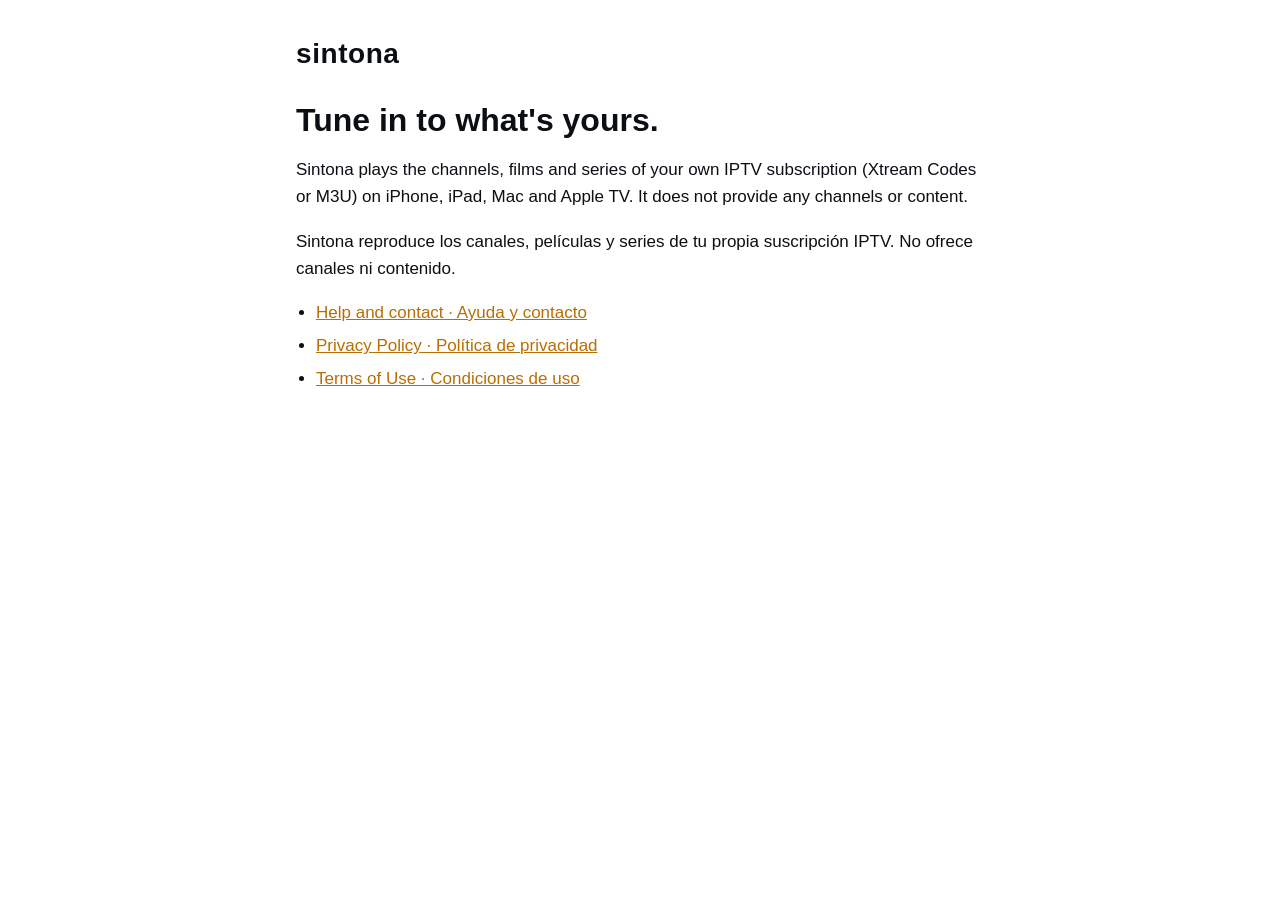
<file: index.html>
<!doctype html>
<html lang="en">
<head>
<meta charset="utf-8">
<meta name="viewport" content="width=device-width, initial-scale=1">
<title>Sintona</title>
<meta name="description" content="Sintona plays the channels, films and series of your own IPTV subscription on iPhone, iPad, Mac and Apple TV.">
<link rel="stylesheet" href="site.css">
</head>
<body>
<main>
<p class="brand">sintona</p>
<h1>Tune in to what's yours.</h1>
<p>Sintona plays the channels, films and series of your own IPTV subscription (Xtream Codes or M3U)
on iPhone, iPad, Mac and Apple TV. It does not provide any channels or content.</p>
<p lang="es">Sintona reproduce los canales, películas y series de tu propia suscripción IPTV. No
ofrece canales ni contenido.</p>
<ul>
<li><a href="support">Help and contact · Ayuda y contacto</a></li>
<li><a href="privacy">Privacy Policy · Política de privacidad</a></li>
<li><a href="terms">Terms of Use · Condiciones de uso</a></li>
</ul>
</main>
</body>
</html>
</file>
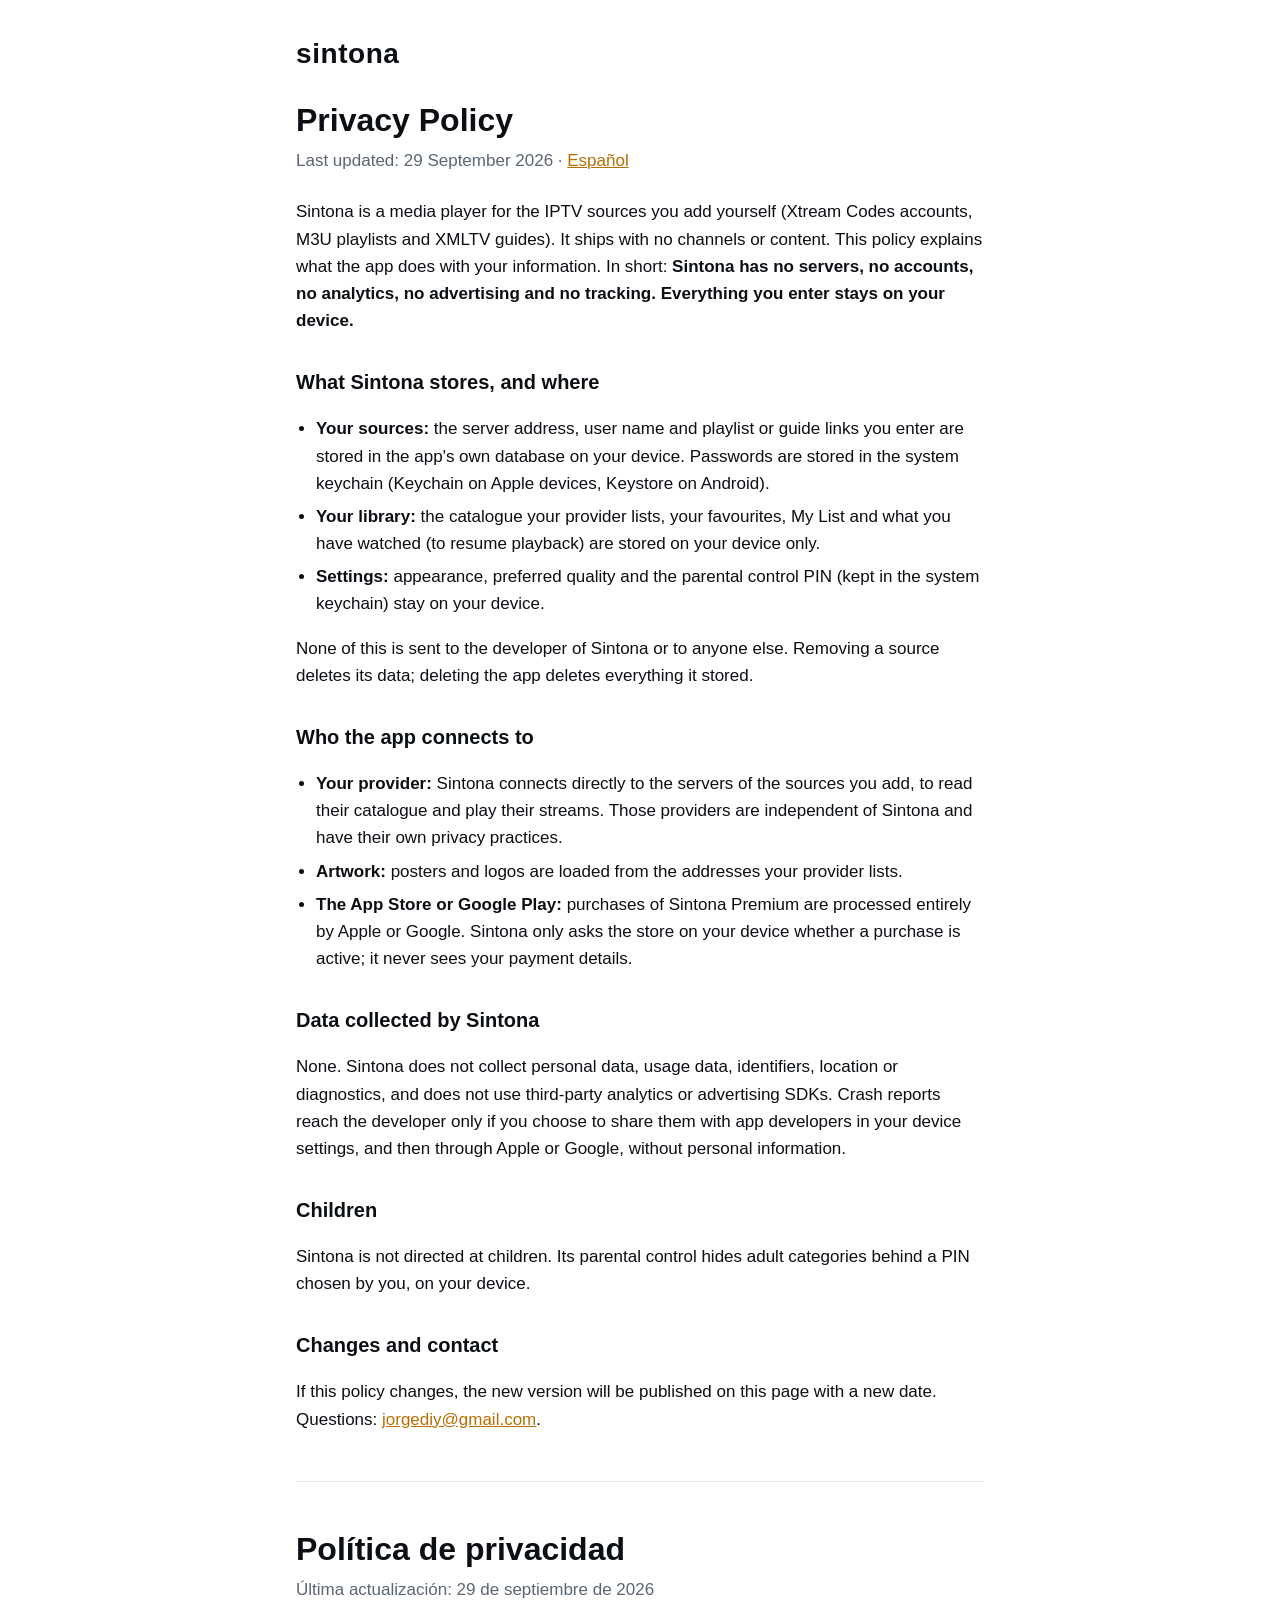
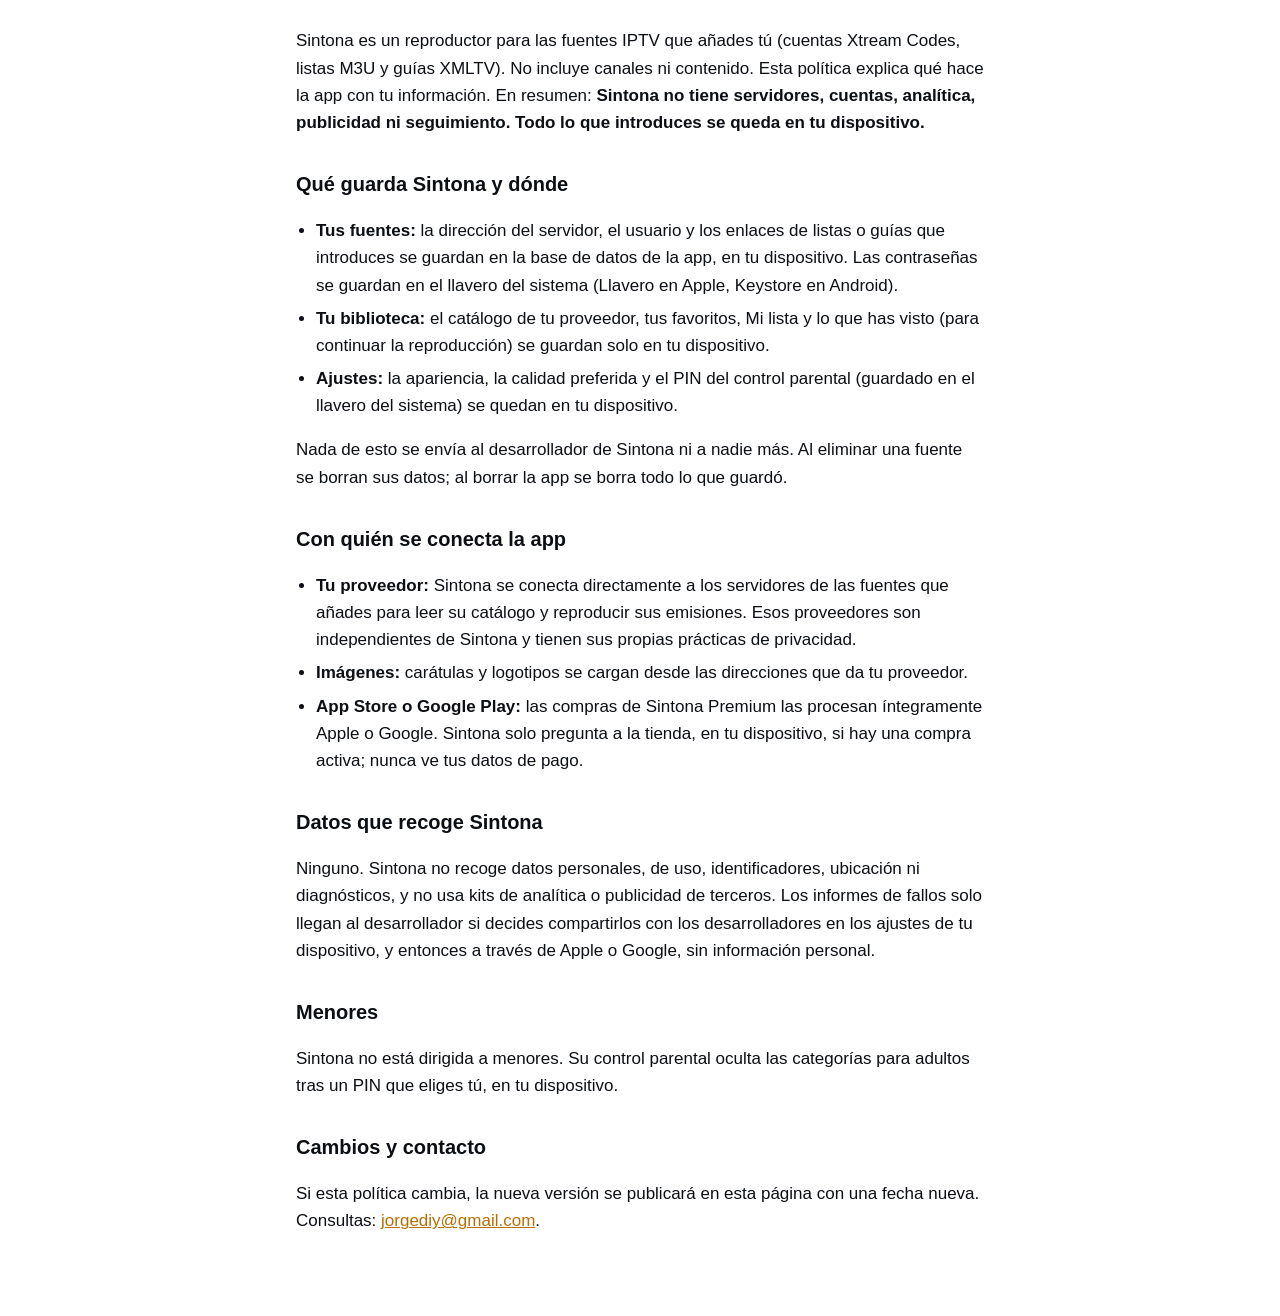
<file: privacy.html>
<!doctype html>
<html lang="en">
<head>
<meta charset="utf-8">
<meta name="viewport" content="width=device-width, initial-scale=1">
<title>Sintona · Privacy Policy</title>
<link rel="stylesheet" href="site.css">
</head>
<body>
<main>
<p class="brand"><a href="./">sintona</a></p>

<h1>Privacy Policy</h1>
<p class="meta">Last updated: 29 September 2026 · <a href="#es">Español</a></p>

<p>Sintona is a media player for the IPTV sources you add yourself (Xtream Codes accounts, M3U
playlists and XMLTV guides). It ships with no channels or content. This policy explains what the
app does with your information. In short: <strong>Sintona has no servers, no accounts, no
analytics, no advertising and no tracking. Everything you enter stays on your device.</strong></p>

<h2>What Sintona stores, and where</h2>
<ul>
<li><strong>Your sources:</strong> the server address, user name and playlist or guide links you
enter are stored in the app's own database on your device. Passwords are stored in the system
keychain (Keychain on Apple devices, Keystore on Android).</li>
<li><strong>Your library:</strong> the catalogue your provider lists, your favourites, My List and
what you have watched (to resume playback) are stored on your device only.</li>
<li><strong>Settings:</strong> appearance, preferred quality and the parental control PIN (kept in
the system keychain) stay on your device.</li>
</ul>
<p>None of this is sent to the developer of Sintona or to anyone else. Removing a source deletes
its data; deleting the app deletes everything it stored.</p>

<h2>Who the app connects to</h2>
<ul>
<li><strong>Your provider:</strong> Sintona connects directly to the servers of the sources you add,
to read their catalogue and play their streams. Those providers are independent of Sintona and have
their own privacy practices.</li>
<li><strong>Artwork:</strong> posters and logos are loaded from the addresses your provider lists.</li>
<li><strong>The App Store or Google Play:</strong> purchases of Sintona Premium are processed
entirely by Apple or Google. Sintona only asks the store on your device whether a purchase is
active; it never sees your payment details.</li>
</ul>

<h2>Data collected by Sintona</h2>
<p>None. Sintona does not collect personal data, usage data, identifiers, location or diagnostics,
and does not use third-party analytics or advertising SDKs. Crash reports reach the developer only
if you choose to share them with app developers in your device settings, and then through Apple or
Google, without personal information.</p>

<h2>Children</h2>
<p>Sintona is not directed at children. Its parental control hides adult categories behind a PIN
chosen by you, on your device.</p>

<h2>Changes and contact</h2>
<p>If this policy changes, the new version will be published on this page with a new date.
Questions: <a href="mailto:jorgediy@gmail.com">jorgediy@gmail.com</a>.</p>

<hr>

<section id="es" lang="es">
<h1>Política de privacidad</h1>
<p class="meta">Última actualización: 29 de septiembre de 2026</p>

<p>Sintona es un reproductor para las fuentes IPTV que añades tú (cuentas Xtream Codes, listas M3U y
guías XMLTV). No incluye canales ni contenido. Esta política explica qué hace la app con tu
información. En resumen: <strong>Sintona no tiene servidores, cuentas, analítica, publicidad ni
seguimiento. Todo lo que introduces se queda en tu dispositivo.</strong></p>

<h2>Qué guarda Sintona y dónde</h2>
<ul>
<li><strong>Tus fuentes:</strong> la dirección del servidor, el usuario y los enlaces de listas o
guías que introduces se guardan en la base de datos de la app, en tu dispositivo. Las contraseñas se
guardan en el llavero del sistema (Llavero en Apple, Keystore en Android).</li>
<li><strong>Tu biblioteca:</strong> el catálogo de tu proveedor, tus favoritos, Mi lista y lo que has
visto (para continuar la reproducción) se guardan solo en tu dispositivo.</li>
<li><strong>Ajustes:</strong> la apariencia, la calidad preferida y el PIN del control parental
(guardado en el llavero del sistema) se quedan en tu dispositivo.</li>
</ul>
<p>Nada de esto se envía al desarrollador de Sintona ni a nadie más. Al eliminar una fuente se borran
sus datos; al borrar la app se borra todo lo que guardó.</p>

<h2>Con quién se conecta la app</h2>
<ul>
<li><strong>Tu proveedor:</strong> Sintona se conecta directamente a los servidores de las fuentes que
añades para leer su catálogo y reproducir sus emisiones. Esos proveedores son independientes de
Sintona y tienen sus propias prácticas de privacidad.</li>
<li><strong>Imágenes:</strong> carátulas y logotipos se cargan desde las direcciones que da tu
proveedor.</li>
<li><strong>App Store o Google Play:</strong> las compras de Sintona Premium las procesan íntegramente
Apple o Google. Sintona solo pregunta a la tienda, en tu dispositivo, si hay una compra activa;
nunca ve tus datos de pago.</li>
</ul>

<h2>Datos que recoge Sintona</h2>
<p>Ninguno. Sintona no recoge datos personales, de uso, identificadores, ubicación ni diagnósticos, y
no usa kits de analítica o publicidad de terceros. Los informes de fallos solo llegan al desarrollador
si decides compartirlos con los desarrolladores en los ajustes de tu dispositivo, y entonces a través
de Apple o Google, sin información personal.</p>

<h2>Menores</h2>
<p>Sintona no está dirigida a menores. Su control parental oculta las categorías para adultos tras un
PIN que eliges tú, en tu dispositivo.</p>

<h2>Cambios y contacto</h2>
<p>Si esta política cambia, la nueva versión se publicará en esta página con una fecha nueva.
Consultas: <a href="mailto:jorgediy@gmail.com">jorgediy@gmail.com</a>.</p>
</section>
</main>
</body>
</html>
</file>
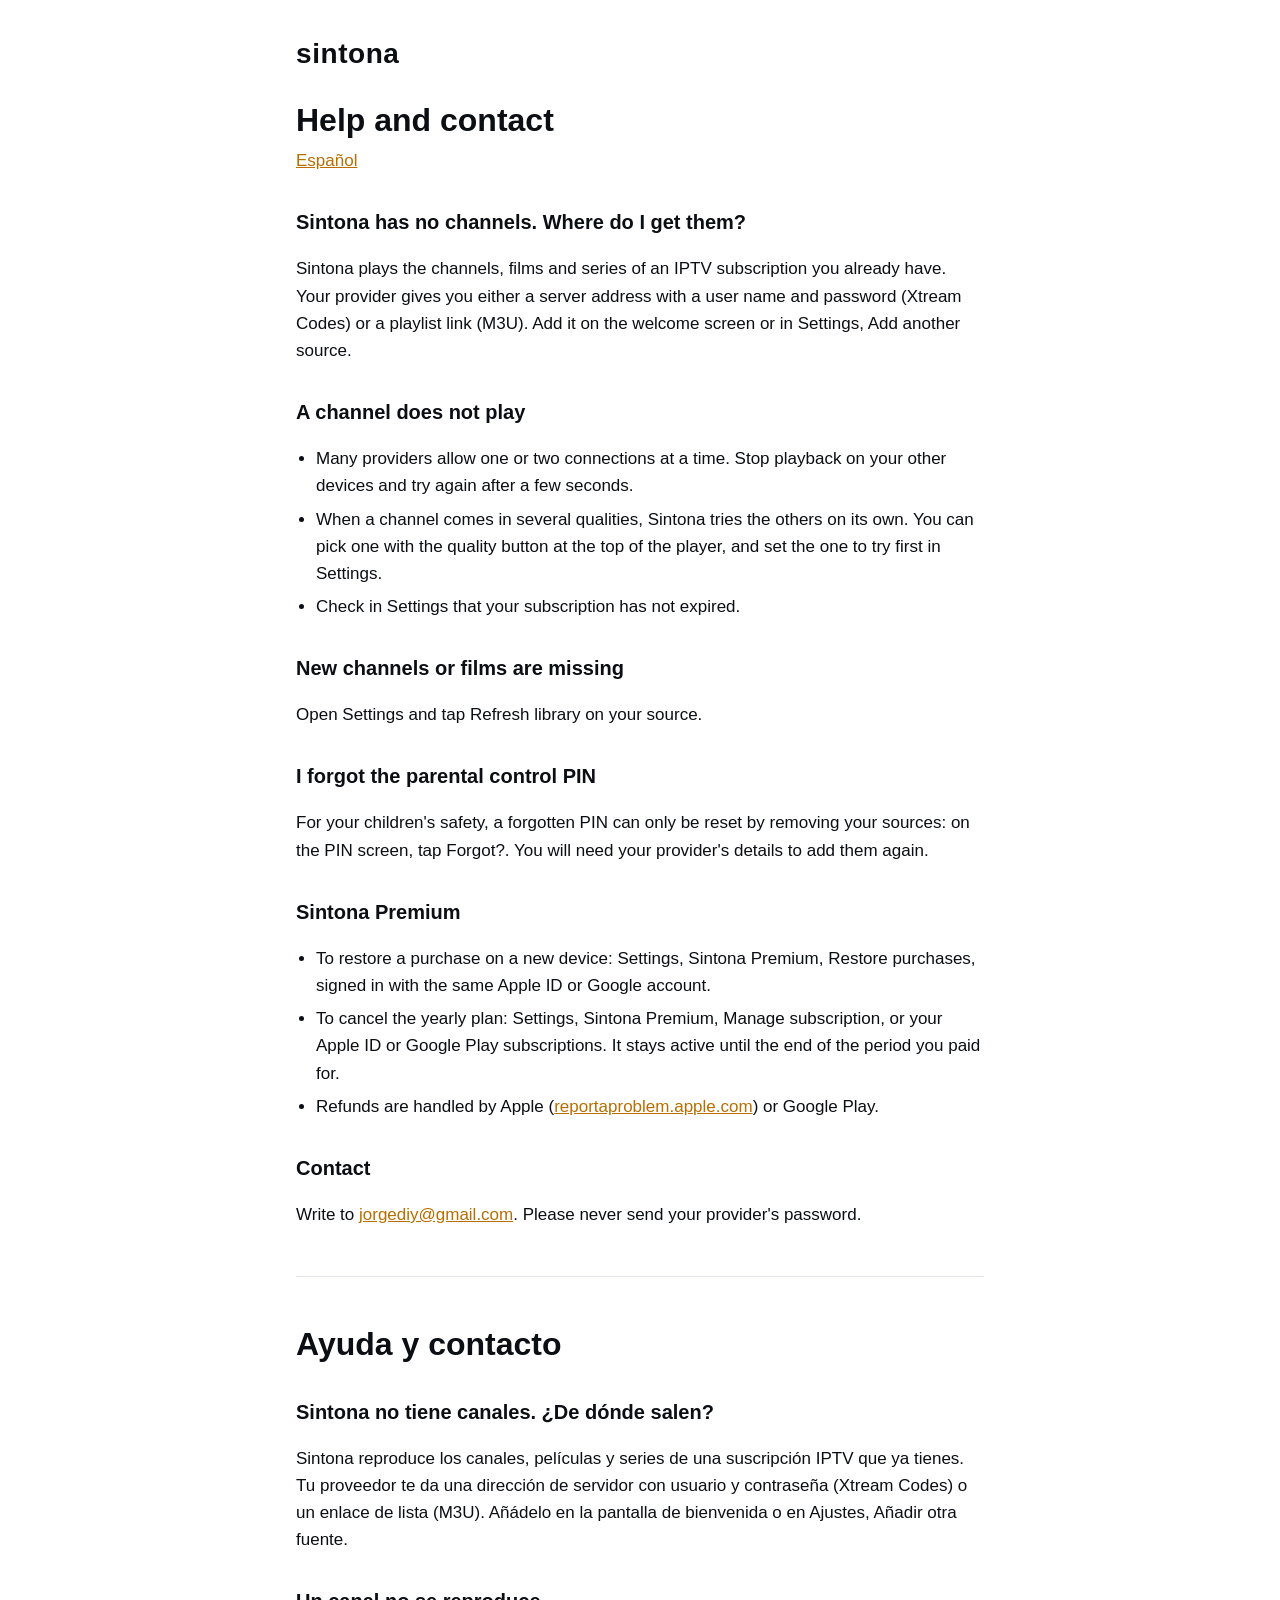
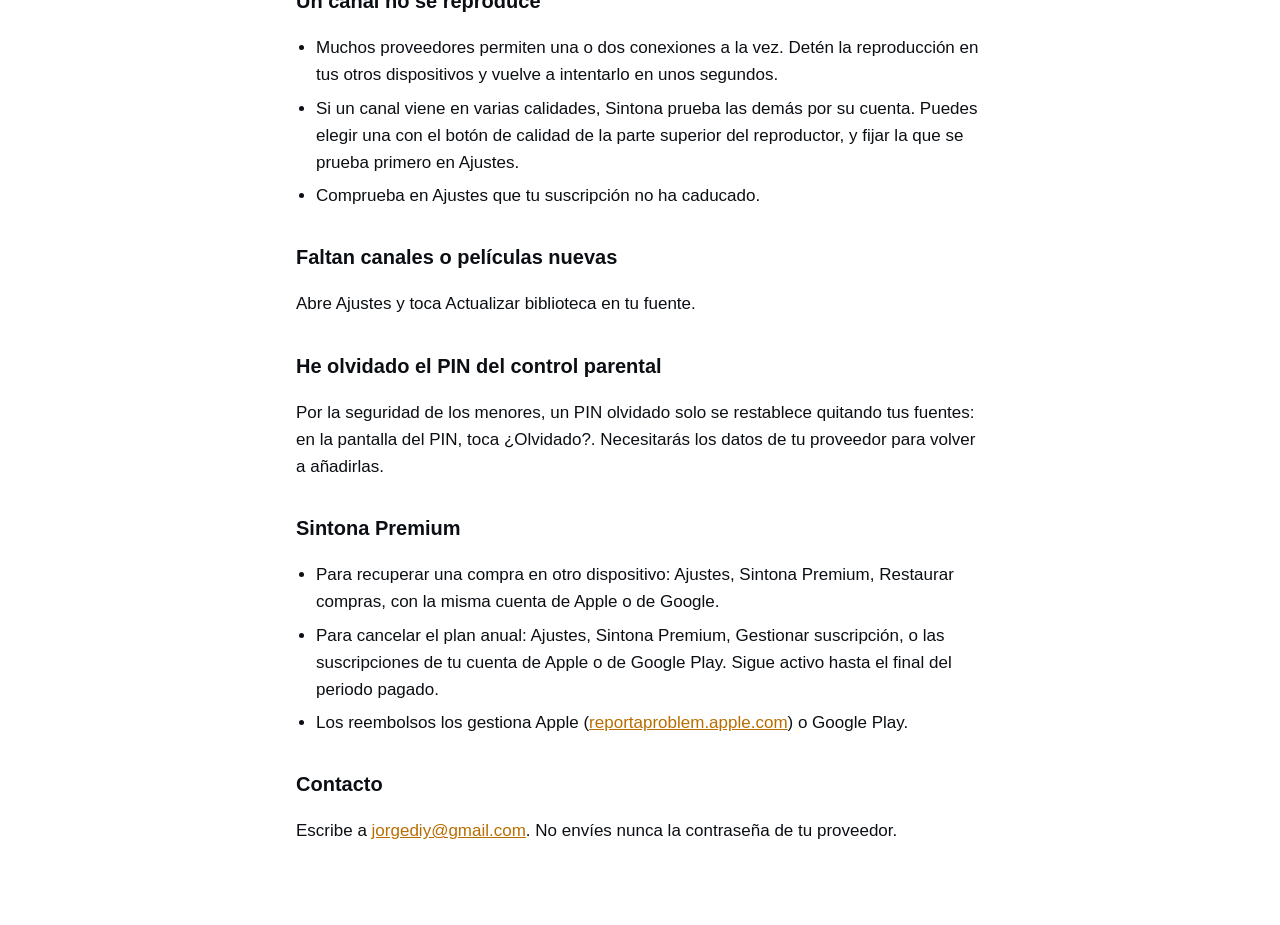
<file: support.html>
<!doctype html>
<html lang="en">
<head>
<meta charset="utf-8">
<meta name="viewport" content="width=device-width, initial-scale=1">
<title>Sintona · Help</title>
<link rel="stylesheet" href="site.css">
</head>
<body>
<main>
<p class="brand"><a href="./">sintona</a></p>

<h1>Help and contact</h1>
<p class="meta"><a href="#es">Español</a></p>

<h2>Sintona has no channels. Where do I get them?</h2>
<p>Sintona plays the channels, films and series of an IPTV subscription you already have. Your
provider gives you either a server address with a user name and password (Xtream Codes) or a
playlist link (M3U). Add it on the welcome screen or in Settings, Add another source.</p>

<h2>A channel does not play</h2>
<ul>
<li>Many providers allow one or two connections at a time. Stop playback on your other devices and
try again after a few seconds.</li>
<li>When a channel comes in several qualities, Sintona tries the others on its own. You can pick one
with the quality button at the top of the player, and set the one to try first in Settings.</li>
<li>Check in Settings that your subscription has not expired.</li>
</ul>

<h2>New channels or films are missing</h2>
<p>Open Settings and tap Refresh library on your source.</p>

<h2>I forgot the parental control PIN</h2>
<p>For your children's safety, a forgotten PIN can only be reset by removing your sources: on the
PIN screen, tap Forgot?. You will need your provider's details to add them again.</p>

<h2>Sintona Premium</h2>
<ul>
<li>To restore a purchase on a new device: Settings, Sintona Premium, Restore purchases, signed in
with the same Apple ID or Google account.</li>
<li>To cancel the yearly plan: Settings, Sintona Premium, Manage subscription, or your Apple ID or
Google Play subscriptions. It stays active until the end of the period you paid for.</li>
<li>Refunds are handled by Apple (<a href="https://reportaproblem.apple.com">reportaproblem.apple.com</a>)
or Google Play.</li>
</ul>

<h2>Contact</h2>
<p>Write to <a href="mailto:jorgediy@gmail.com">jorgediy@gmail.com</a>. Please never send your
provider's password.</p>

<hr>

<section id="es" lang="es">
<h1>Ayuda y contacto</h1>

<h2>Sintona no tiene canales. ¿De dónde salen?</h2>
<p>Sintona reproduce los canales, películas y series de una suscripción IPTV que ya tienes. Tu
proveedor te da una dirección de servidor con usuario y contraseña (Xtream Codes) o un enlace de lista
(M3U). Añádelo en la pantalla de bienvenida o en Ajustes, Añadir otra fuente.</p>

<h2>Un canal no se reproduce</h2>
<ul>
<li>Muchos proveedores permiten una o dos conexiones a la vez. Detén la reproducción en tus otros
dispositivos y vuelve a intentarlo en unos segundos.</li>
<li>Si un canal viene en varias calidades, Sintona prueba las demás por su cuenta. Puedes elegir una
con el botón de calidad de la parte superior del reproductor, y fijar la que se prueba primero en
Ajustes.</li>
<li>Comprueba en Ajustes que tu suscripción no ha caducado.</li>
</ul>

<h2>Faltan canales o películas nuevas</h2>
<p>Abre Ajustes y toca Actualizar biblioteca en tu fuente.</p>

<h2>He olvidado el PIN del control parental</h2>
<p>Por la seguridad de los menores, un PIN olvidado solo se restablece quitando tus fuentes: en la
pantalla del PIN, toca ¿Olvidado?. Necesitarás los datos de tu proveedor para volver a añadirlas.</p>

<h2>Sintona Premium</h2>
<ul>
<li>Para recuperar una compra en otro dispositivo: Ajustes, Sintona Premium, Restaurar compras, con
la misma cuenta de Apple o de Google.</li>
<li>Para cancelar el plan anual: Ajustes, Sintona Premium, Gestionar suscripción, o las
suscripciones de tu cuenta de Apple o de Google Play. Sigue activo hasta el final del periodo
pagado.</li>
<li>Los reembolsos los gestiona Apple (<a href="https://reportaproblem.apple.com">reportaproblem.apple.com</a>)
o Google Play.</li>
</ul>

<h2>Contacto</h2>
<p>Escribe a <a href="mailto:jorgediy@gmail.com">jorgediy@gmail.com</a>. No envíes nunca la
contraseña de tu proveedor.</p>
</section>
</main>
</body>
</html>
</file>
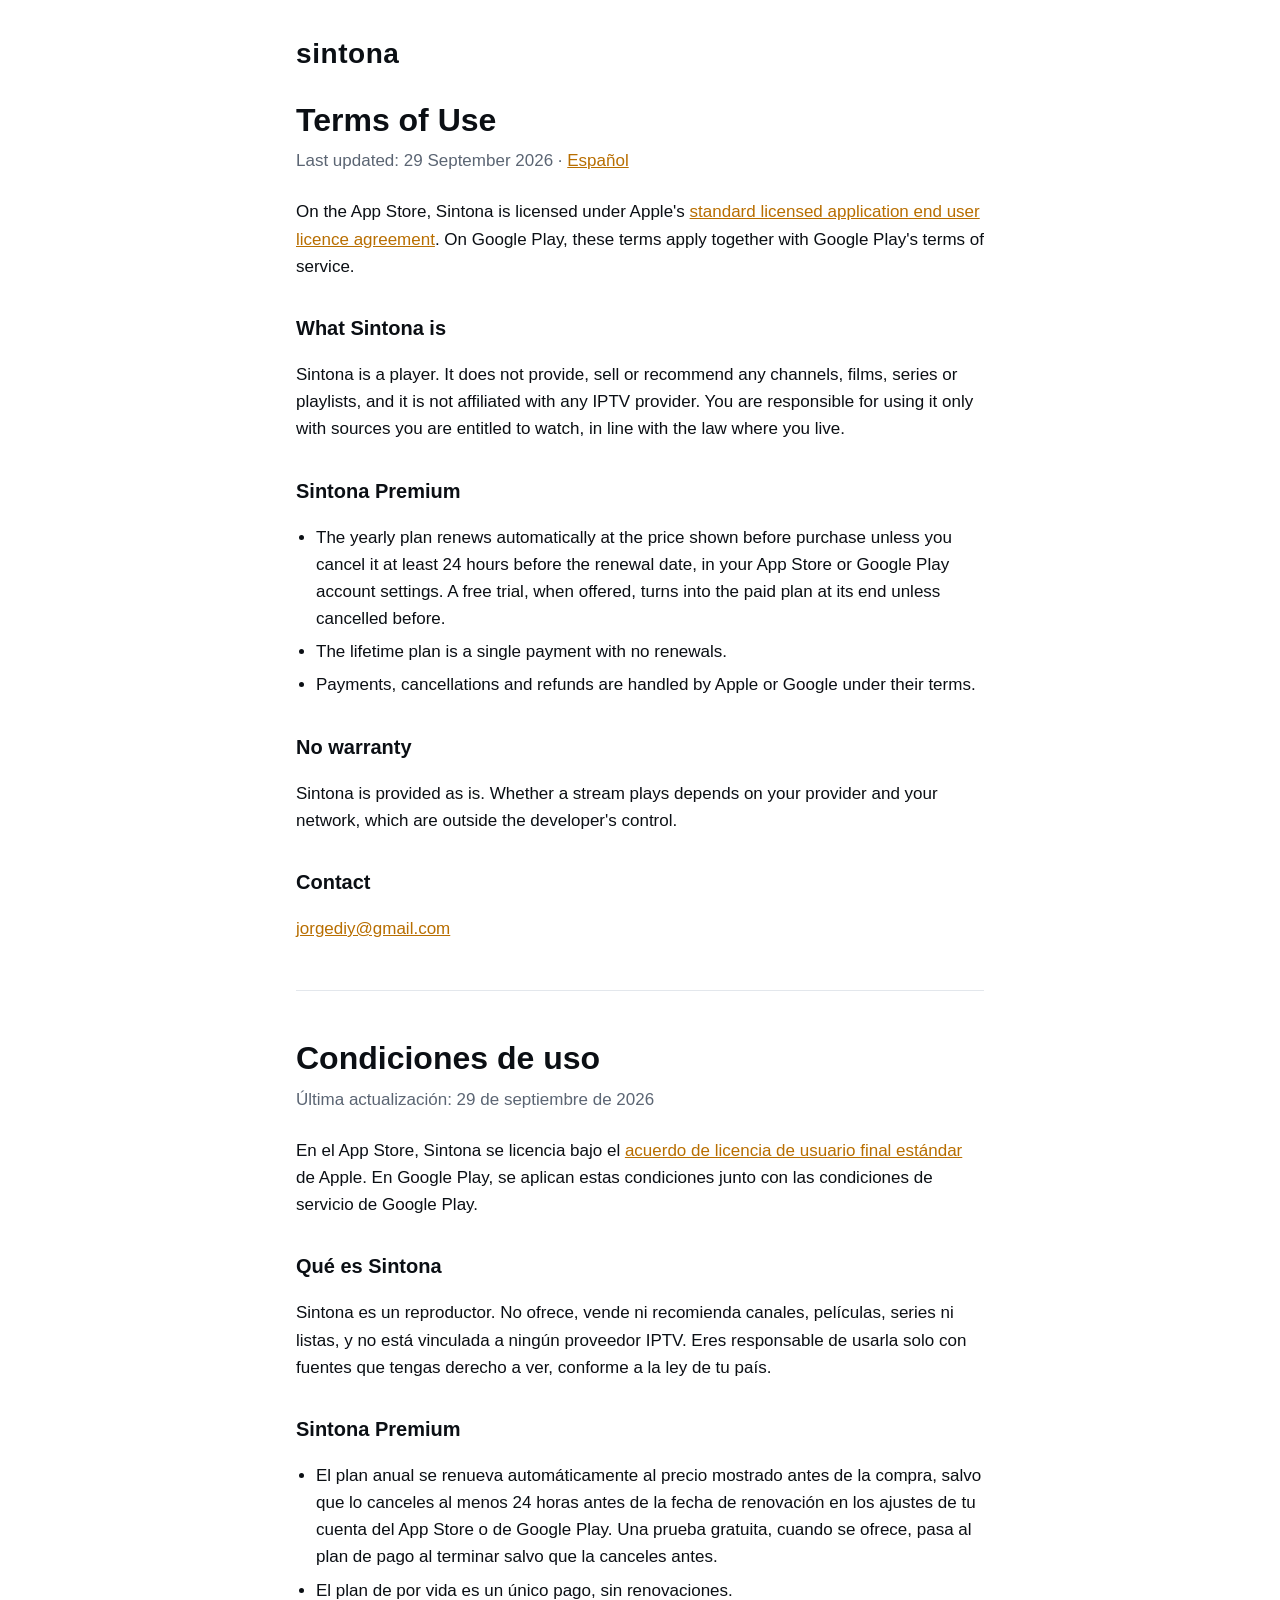
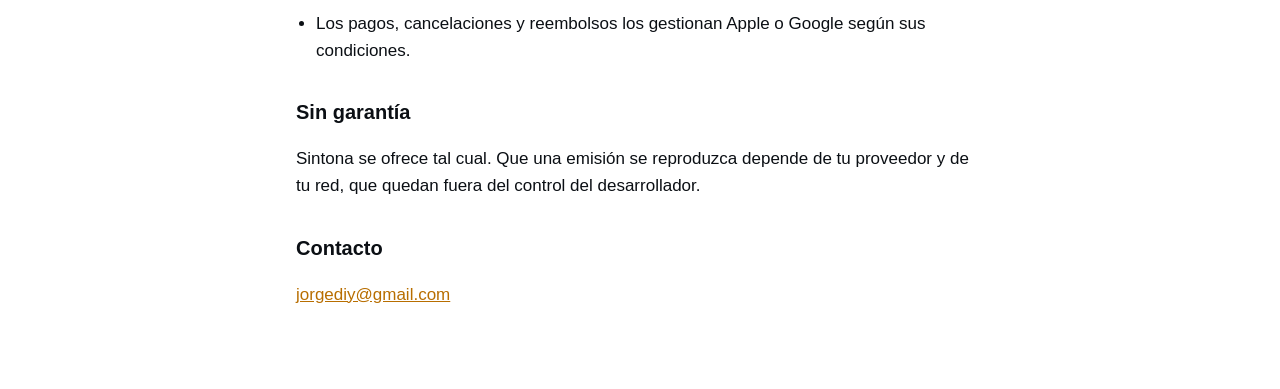
<file: terms.html>
<!doctype html>
<html lang="en">
<head>
<meta charset="utf-8">
<meta name="viewport" content="width=device-width, initial-scale=1">
<title>Sintona · Terms of Use</title>
<link rel="stylesheet" href="site.css">
</head>
<body>
<main>
<p class="brand"><a href="./">sintona</a></p>

<h1>Terms of Use</h1>
<p class="meta">Last updated: 29 September 2026 · <a href="#es">Español</a></p>

<p>On the App Store, Sintona is licensed under Apple's
<a href="https://www.apple.com/legal/internet-services/itunes/dev/stdeula/">standard licensed
application end user licence agreement</a>. On Google Play, these terms apply together with Google
Play's terms of service.</p>

<h2>What Sintona is</h2>
<p>Sintona is a player. It does not provide, sell or recommend any channels, films, series or
playlists, and it is not affiliated with any IPTV provider. You are responsible for using it only with
sources you are entitled to watch, in line with the law where you live.</p>

<h2>Sintona Premium</h2>
<ul>
<li>The yearly plan renews automatically at the price shown before purchase unless you cancel it at
least 24 hours before the renewal date, in your App Store or Google Play account settings. A free
trial, when offered, turns into the paid plan at its end unless cancelled before.</li>
<li>The lifetime plan is a single payment with no renewals.</li>
<li>Payments, cancellations and refunds are handled by Apple or Google under their terms.</li>
</ul>

<h2>No warranty</h2>
<p>Sintona is provided as is. Whether a stream plays depends on your provider and your network,
which are outside the developer's control.</p>

<h2>Contact</h2>
<p><a href="mailto:jorgediy@gmail.com">jorgediy@gmail.com</a></p>

<hr>

<section id="es" lang="es">
<h1>Condiciones de uso</h1>
<p class="meta">Última actualización: 29 de septiembre de 2026</p>

<p>En el App Store, Sintona se licencia bajo el
<a href="https://www.apple.com/legal/internet-services/itunes/dev/stdeula/">acuerdo de licencia de
usuario final estándar</a> de Apple. En Google Play, se aplican estas condiciones junto con las
condiciones de servicio de Google Play.</p>

<h2>Qué es Sintona</h2>
<p>Sintona es un reproductor. No ofrece, vende ni recomienda canales, películas, series ni listas, y no
está vinculada a ningún proveedor IPTV. Eres responsable de usarla solo con fuentes que tengas derecho
a ver, conforme a la ley de tu país.</p>

<h2>Sintona Premium</h2>
<ul>
<li>El plan anual se renueva automáticamente al precio mostrado antes de la compra, salvo que lo
canceles al menos 24 horas antes de la fecha de renovación en los ajustes de tu cuenta del App Store o
de Google Play. Una prueba gratuita, cuando se ofrece, pasa al plan de pago al terminar salvo que la
canceles antes.</li>
<li>El plan de por vida es un único pago, sin renovaciones.</li>
<li>Los pagos, cancelaciones y reembolsos los gestionan Apple o Google según sus condiciones.</li>
</ul>

<h2>Sin garantía</h2>
<p>Sintona se ofrece tal cual. Que una emisión se reproduzca depende de tu proveedor y de tu red, que
quedan fuera del control del desarrollador.</p>

<h2>Contacto</h2>
<p><a href="mailto:jorgediy@gmail.com">jorgediy@gmail.com</a></p>
</section>
</main>
</body>
</html>
</file>
<file: site.css>
:root {
  --bg: #ffffff;
  --text: #0b0f14;
  --muted: #5b6573;
  --line: #e3e7ec;
  --accent: #b86e00;
  color-scheme: light dark;
}
@media (prefers-color-scheme: dark) {
  :root {
    --bg: #0b0f14;
    --text: #eef1f5;
    --muted: #9aa4b2;
    --line: #1f2731;
    --accent: #ffb545;
  }
}
* { box-sizing: border-box; }
body {
  margin: 0;
  background: var(--bg);
  color: var(--text);
  font: 17px/1.6 -apple-system, BlinkMacSystemFont, "Segoe UI", Roboto, sans-serif;
}
main { max-width: 720px; margin: 0 auto; padding: 32px 16px 64px; }
.brand { font-size: 28px; font-weight: 600; letter-spacing: 0.02em; margin: 0 0 24px; }
.brand a { color: var(--text); text-decoration: none; }
h1 { font-size: 32px; line-height: 1.2; margin: 0 0 8px; }
h2 { font-size: 20px; margin: 32px 0 8px; }
.meta { color: var(--muted); margin: 0 0 24px; }
a { color: var(--accent); }
hr { border: 0; border-top: 1px solid var(--line); margin: 48px 0; }
ul { padding-left: 20px; }
li { margin: 6px 0; }
</file>
